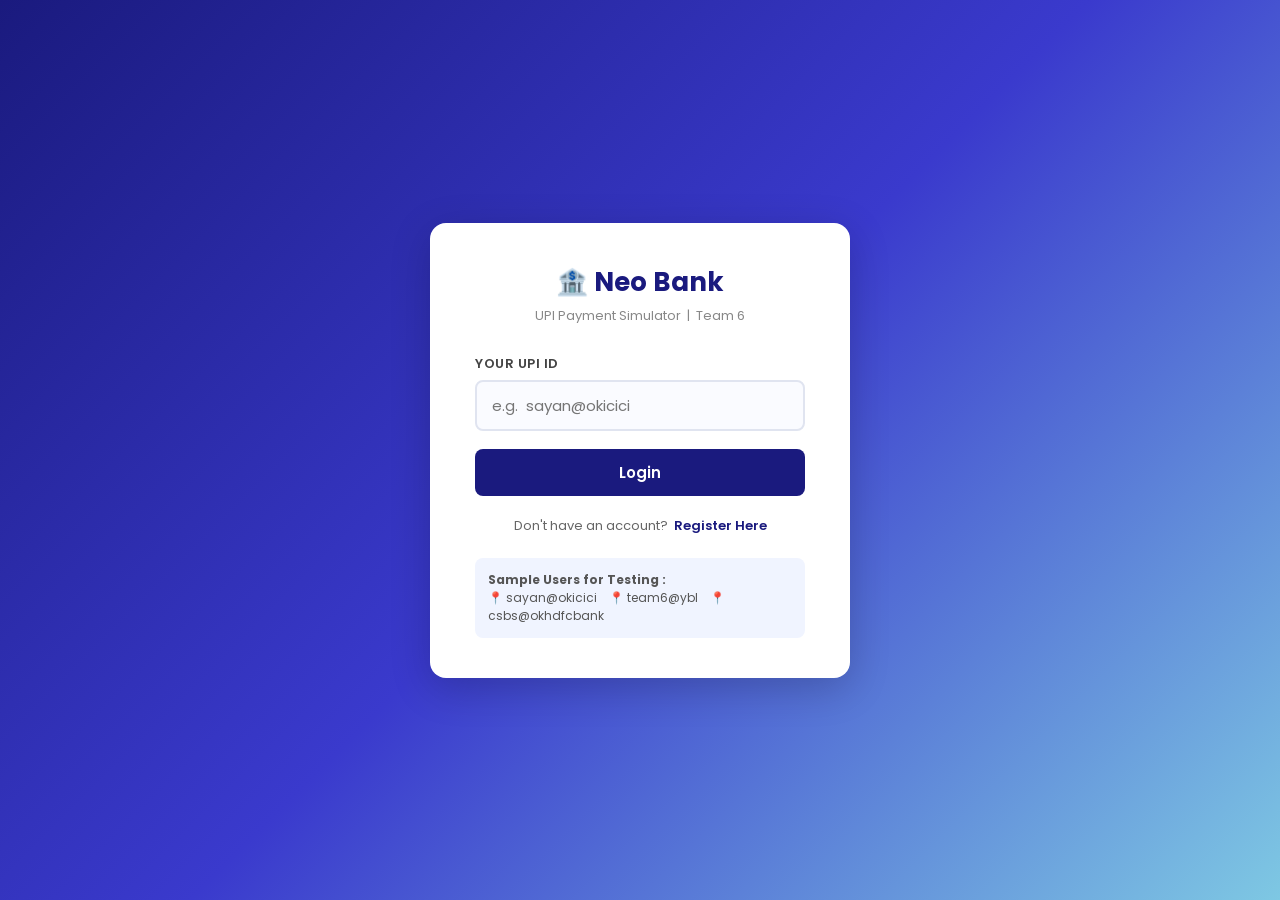
<file: frontend/index.html>
<!DOCTYPE html>
<html lang="en">
<head>
    <meta charset="UTF-8">
    <meta name="viewport" content="width=device-width, initial-scale=1.0">
    <title>Neo Bank - Login</title>
    <link rel="stylesheet" href="style.css">
</head>
<body>

<div class="auth-wrapper">
    <div class="auth-card">

        <!-- Logo / Title -->
        <div class="auth-logo">
            <h1>🏦 Neo Bank</h1>
            <p>UPI Payment Simulator &nbsp;|&nbsp; Team 6</p>
        </div>

        <!-- Alert Box -->
        <div class="alert alert-error" id="loginAlert"></div>

        <!-- Login Form -->
        <div class="form-group">
            <label>Your UPI ID</label>
            <input type="text" id="loginUpi" placeholder="e.g.  sayan@okicici" />
        </div>

        <button class="btn btn-primary" onclick="doLogin()" id="loginBtn">
            Login
        </button>

        <div class="switch-link">
            Don't have an account? &nbsp;<a href="register.html">Register Here</a>
        </div>

        <!-- Sample Users hint -->
        <div style="margin-top:22px; background:#f0f4ff; border-radius:8px; padding:13px; font-size:12px; color:#555;">
            <strong>Sample Users for Testing :</strong><br>
            📍 sayan@okicici &nbsp;&nbsp; 📍 team6@ybl &nbsp;&nbsp; 📍 csbs@okhdfcbank
        </div>

    </div>
</div>

<script>
    // Base URL of our Flask backend
    const BASE_URL = "http://127.0.0.1:5000";

    // show alert message
    function showAlert(id, message, type) {
        const el = document.getElementById(id);
        el.className = "alert alert-" + type;
        el.textContent = message;
        el.style.display = "block";
    }

    // Login function
    async function doLogin() {
        const upi_id = document.getElementById("loginUpi").value.trim();
        const btn    = document.getElementById("loginBtn");

        if (!upi_id) {
            showAlert("loginAlert", "Please enter your UPI ID", "error");
            return;
        }

        // show loading
        btn.innerHTML = '<span class="loader"></span> Logging in...';
        btn.disabled  = true;

        try {
            // send POST request to backend
            const response = await fetch(BASE_URL + "/login", {
                method  : "POST",
                headers : { "Content-Type": "application/json" },
                body    : JSON.stringify({ upi_id: upi_id })
            });

            const data = await response.json();

            if (data.success) {
                // save user info in localStorage so other pages can use it
                localStorage.setItem("user", JSON.stringify(data.user));
                // go to dashboard
                window.location.href = "dashboard.html";
            } else {
                showAlert("loginAlert", data.message, "error");
                btn.innerHTML = "Login";
                btn.disabled  = false;
            }

        } catch (err) {
            showAlert("loginAlert", "Cannot connect to server. Make sure backend is running.", "error");
            btn.innerHTML = "Login";
            btn.disabled  = false;
        }
    }

    // allow pressing Enter key to login
    document.addEventListener("keypress", function(e) {
        if (e.key === "Enter") doLogin();
    });
</script>

</body>
</html>
</file>
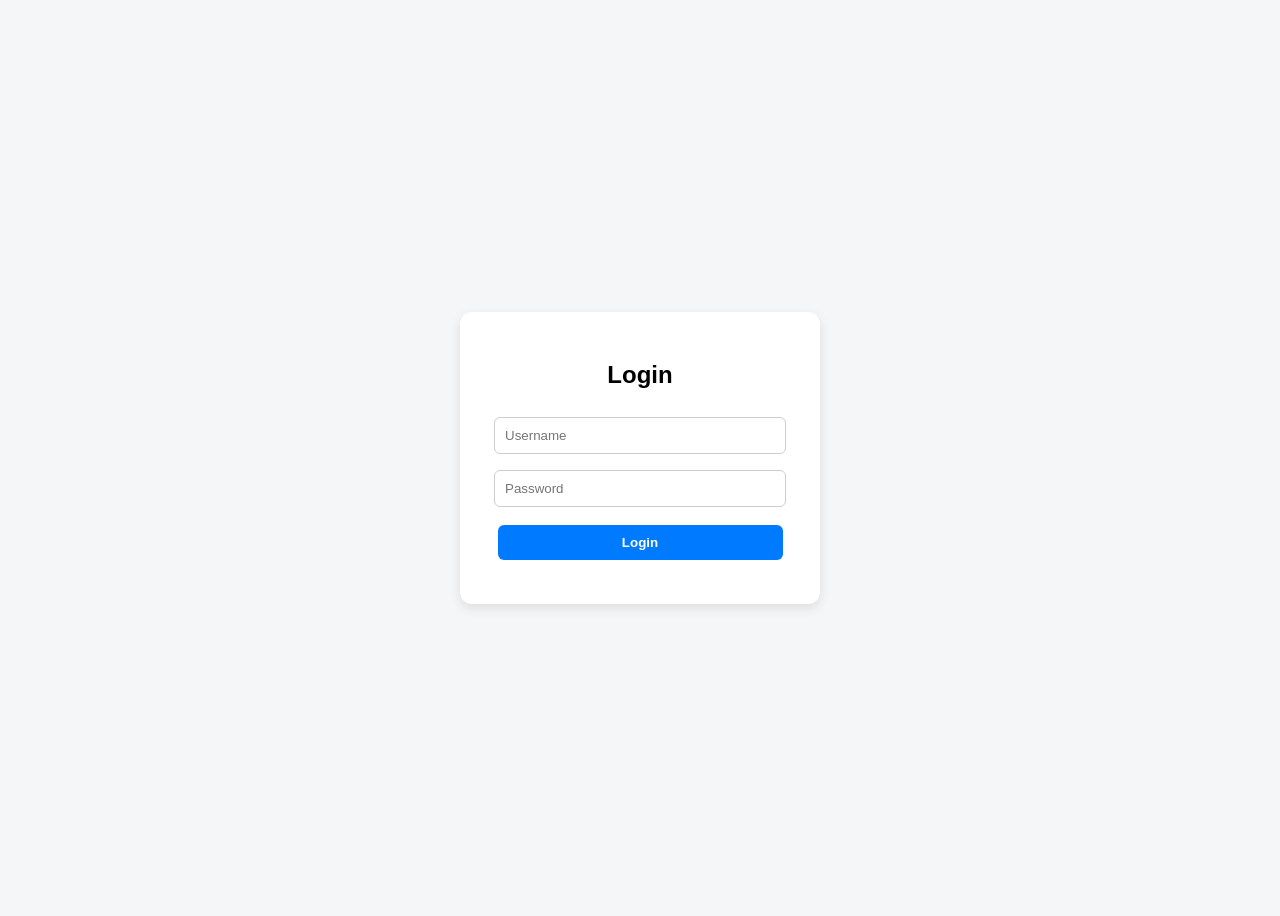
<file: Team 2/templates/index.html>
<!DOCTYPE html>
<html>
<head>
    <title>Neo Bank Auth</title>

    <style>
        body {
            font-family: Arial, sans-serif;
            background: #f4f6f8;
            display: flex;
            justify-content: center;
            align-items: center;
            height: 100vh;
        }

        .container {
            background: white;
            padding: 30px;
            border-radius: 12px;
            width: 300px;
            box-shadow: 0 4px 12px rgba(0,0,0,0.1);
            text-align: center;
        }

        h2 {
            margin-bottom: 20px;
        }

        input {
            width: 90%;
            padding: 10px;
            margin: 8px 0;
            border-radius: 6px;
            border: 1px solid #ccc;
        }

        button {
            width: 95%;
            padding: 10px;
            margin-top: 10px;
            border: none;
            border-radius: 6px;
            background: #007bff;
            color: white;
            font-weight: bold;
            cursor: pointer;
        }

        button:hover {
            background: #0056b3;
        }

        .secondary-btn {
            background: #6c757d;
        }

        .secondary-btn:hover {
            background: #495057;
        }

        p {
            margin-top: 10px;
            font-size: 14px;
            color: #333;
        }
    </style>
</head>

<body>

<div class="container">

<!-- ================= LOGIN PAGE ================= -->
<div id="loginPage">
    <h2>Login</h2>

    <input type="text" id="username" placeholder="Username"><br>
    <input type="password" id="password" placeholder="Password"><br>

    <button onclick="login()">Login</button>

    <p id="loginMsg"></p>
</div>


<!-- ================= OTP PAGE ================= -->
<div id="otpPage" style="display:none;">
    <h2>Enter OTP</h2>

    <input type="text" id="otp" placeholder="Enter OTP"><br>

    <button onclick="verifyOtp()">Verify OTP</button>
    <button onclick="resendOtp()">Resend OTP</button>
    <button class="secondary-btn" onclick="goBack()">Go Back</button>

    <p id="otpMsg"></p>
</div>

</div>


<script>
let currentUser = "";

// ================= LOGIN =================
function login() {
    const username = document.getElementById("username").value;
    const password = document.getElementById("password").value;

    fetch("http://127.0.0.1:5000/login", {
        method: "POST",
        headers: {"Content-Type": "application/json"},
        body: JSON.stringify({username, password})
    })
    .then(res => res.json())
    .then(data => {
        document.getElementById("loginMsg").innerText = data.message;

        if (data.status === "success") {
            currentUser = username;

            document.getElementById("loginPage").style.display = "none";
            document.getElementById("otpPage").style.display = "block";
        }
    });
}


// ================= GO BACK =================
function goBack() {
    document.getElementById("otp").value = "";
    document.getElementById("otpMsg").innerText = "";
    document.getElementById("loginMsg").innerText = "";

    document.getElementById("otpPage").style.display = "none";
    document.getElementById("loginPage").style.display = "block";

    currentUser = "";
}


// ================= VERIFY OTP =================
function verifyOtp() {
    const otp = document.getElementById("otp").value;

    fetch("http://127.0.0.1:5000/verify-otp", {
        method: "POST",
        headers: {"Content-Type": "application/json"},
        body: JSON.stringify({
            username: currentUser,
            otp: otp
        })
    })
    .then(res => res.json())
    .then(data => {
        document.getElementById("otpMsg").innerText = data.message;
    });
}


// ================= RESEND OTP =================
function resendOtp() {
    fetch("http://127.0.0.1:5000/resend-otp", {
        method: "POST",
        headers: {"Content-Type": "application/json"},
        body: JSON.stringify({
            username: currentUser
        })
    })
    .then(res => res.json())
    .then(data => {
        document.getElementById("otpMsg").innerText = data.message;
    });
}
</script>

</body>
</html>
</file>
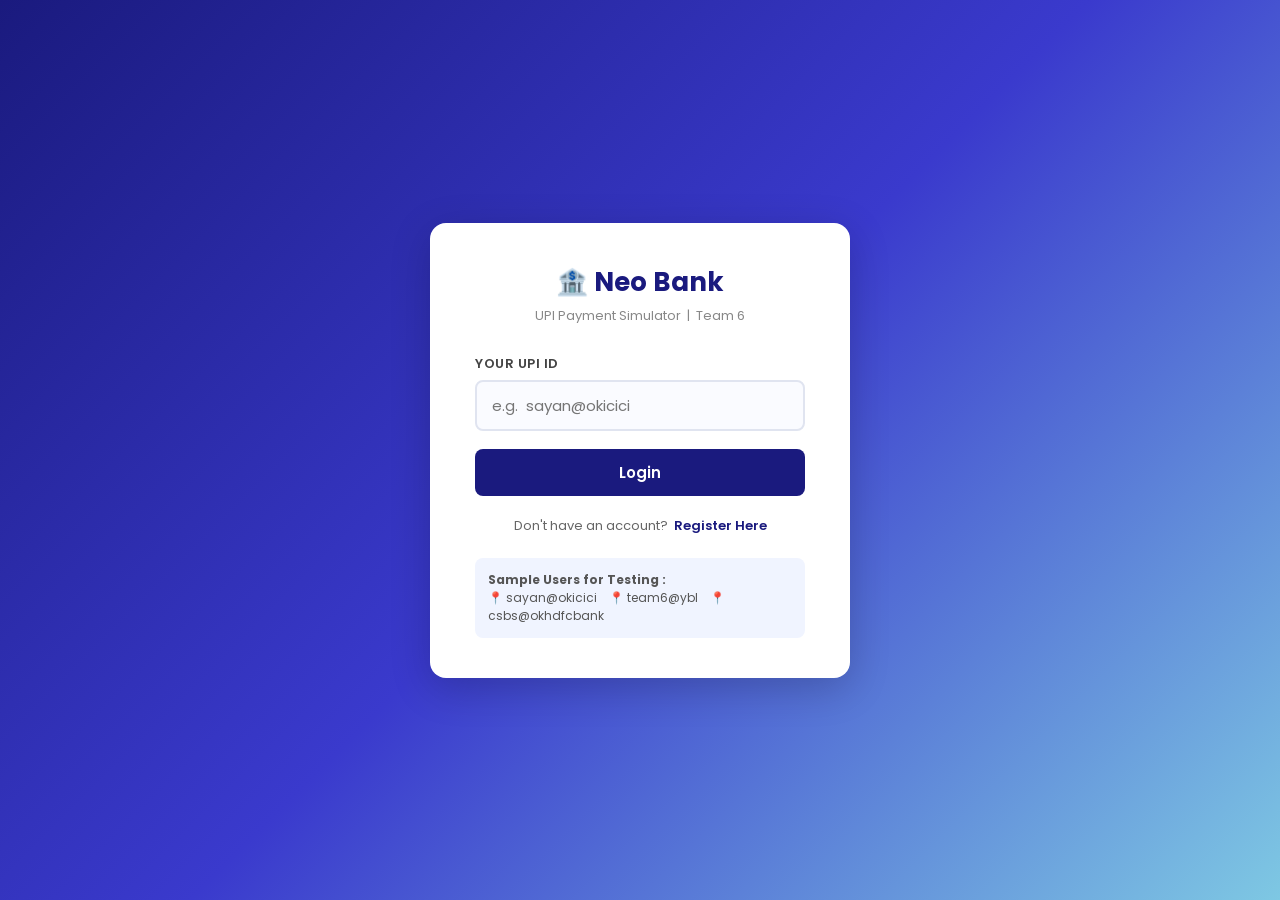
<file: frontend/dashboard.html>
<!DOCTYPE html>
<html lang="en">
<head>
    <meta charset="UTF-8">
    <meta name="viewport" content="width=device-width, initial-scale=1.0">
    <title>Neo Bank - Dashboard</title>
    <link rel="stylesheet" href="style.css">
</head>
<body>

<!-- Navbar -->
<div class="navbar">
    <div class="logo">🏦 Neo<span>Bank</span></div>
    <div class="nav-links">
        <a href="dashboard.html">Dashboard</a>
        <a href="send_money.html">Send Money</a>
        <a href="transactions.html">Transactions</a>
        <a href="#" onclick="logout()">Logout</a>
    </div>
</div>

<div class="container">

    <!-- Balance Card -->
    <div class="balance-card">
        <div class="welcome">Welcome back,</div>
        <div class="user-name" id="userName">Loading...</div>
        <div class="balance-label">Available Balance</div>
        <div class="balance-amount" id="userBalance">Rs. ---</div>
        <div class="upi-id-text" id="userUpiId">UPI ID : ---</div>
    </div>

    <!-- Quick Actions -->
    <div class="quick-actions">
        <a class="action-btn" href="send_money.html">
            <div class="icon">💸</div>
            <div class="label">Send Money</div>
        </a>
        <a class="action-btn" href="transactions.html">
            <div class="icon">📋</div>
            <div class="label">Transactions</div>
        </a>
        <a class="action-btn" href="register.html">
            <div class="icon">➕</div>
            <div class="label">Add User</div>
        </a>
    </div>

    <!-- Recent Transactions Section -->
    <div class="card">
        <h2>Recent Transactions</h2>
        <div id="recentTxns">
            <p style="color:#aaa; font-size:14px;">Loading...</p>
        </div>
    </div>

    <div class="footer">Neo Bank UPI Simulator &nbsp;|&nbsp; Team 6 &nbsp;|&nbsp; Project 6</div>
</div>

<script>
    const BASE_URL = "http://127.0.0.1:5000";

    // get user from localStorage (saved during login)
    const user = JSON.parse(localStorage.getItem("user"));

    // if not logged in, go to login page
    if (!user) {
        window.location.href = "index.html";
    }

    // show user info on page
    document.getElementById("userName").textContent    = user.name;
    document.getElementById("userBalance").textContent = "Rs. " + user.balance.toFixed(2);
    document.getElementById("userUpiId").textContent   = "UPI ID : " + user.upi_id;

    // logout function
    function logout() {
        localStorage.removeItem("user");
        window.location.href = "index.html";
    }

    // load fresh balance from backend
    async function loadBalance() {
        try {
            const response = await fetch(BASE_URL + "/balance/" + user.upi_id);
            const data     = await response.json();
            if (data.success) {
                document.getElementById("userBalance").textContent = "Rs. " + data.balance.toFixed(2);
                // update localStorage too
                user.balance = data.balance;
                localStorage.setItem("user", JSON.stringify(user));
            }
        } catch (err) {
            console.log("Could not load balance:", err);
        }
    }

    // load recent 5 transactions
    async function loadRecentTxns() {
        try {
            const response = await fetch(BASE_URL + "/transactions/" + user.upi_id + "?n=5");
            const data     = await response.json();

            const container = document.getElementById("recentTxns");

            if (!data.success || data.transactions.length === 0) {
                container.innerHTML = '<p style="color:#aaa; font-size:14px;">No transactions yet. Send some money!</p>';
                return;
            }

            // build table HTML
            let html = '<table class="txn-table"><thead><tr>';
            html += '<th>Txn ID</th><th>From / To</th><th>Amount</th><th>Date & Time</th><th>Status</th>';
            html += '</tr></thead><tbody>';

            for (let txn of data.transactions) {
                // check if this user is sender or receiver
                let isDebit  = txn.sender_upi === user.upi_id;
                let arrow    = isDebit ? "→ " + txn.receiver_upi : "← " + txn.sender_upi;
                let amtClass = isDebit ? "debit" : "credit";
                let amtSign  = isDebit ? "- Rs. " : "+ Rs. ";

                html += '<tr>';
                html += '<td>' + txn.txn_id + '</td>';
                html += '<td>' + arrow + '</td>';
                html += '<td class="' + amtClass + '">' + amtSign + txn.amount.toFixed(2) + '</td>';
                html += '<td>' + txn.timestamp + '</td>';
                html += '<td><span class="badge-success">' + txn.status + '</span></td>';
                html += '</tr>';
            }

            html += '</tbody></table>';
            container.innerHTML = html;

        } catch (err) {
            document.getElementById("recentTxns").innerHTML =
                '<p style="color:#e74c3c; font-size:14px;">Could not load transactions. Check if backend is running.</p>';
        }
    }

    // run when page loads
    loadBalance();
    loadRecentTxns();
</script>

</body>
</html>
</file>
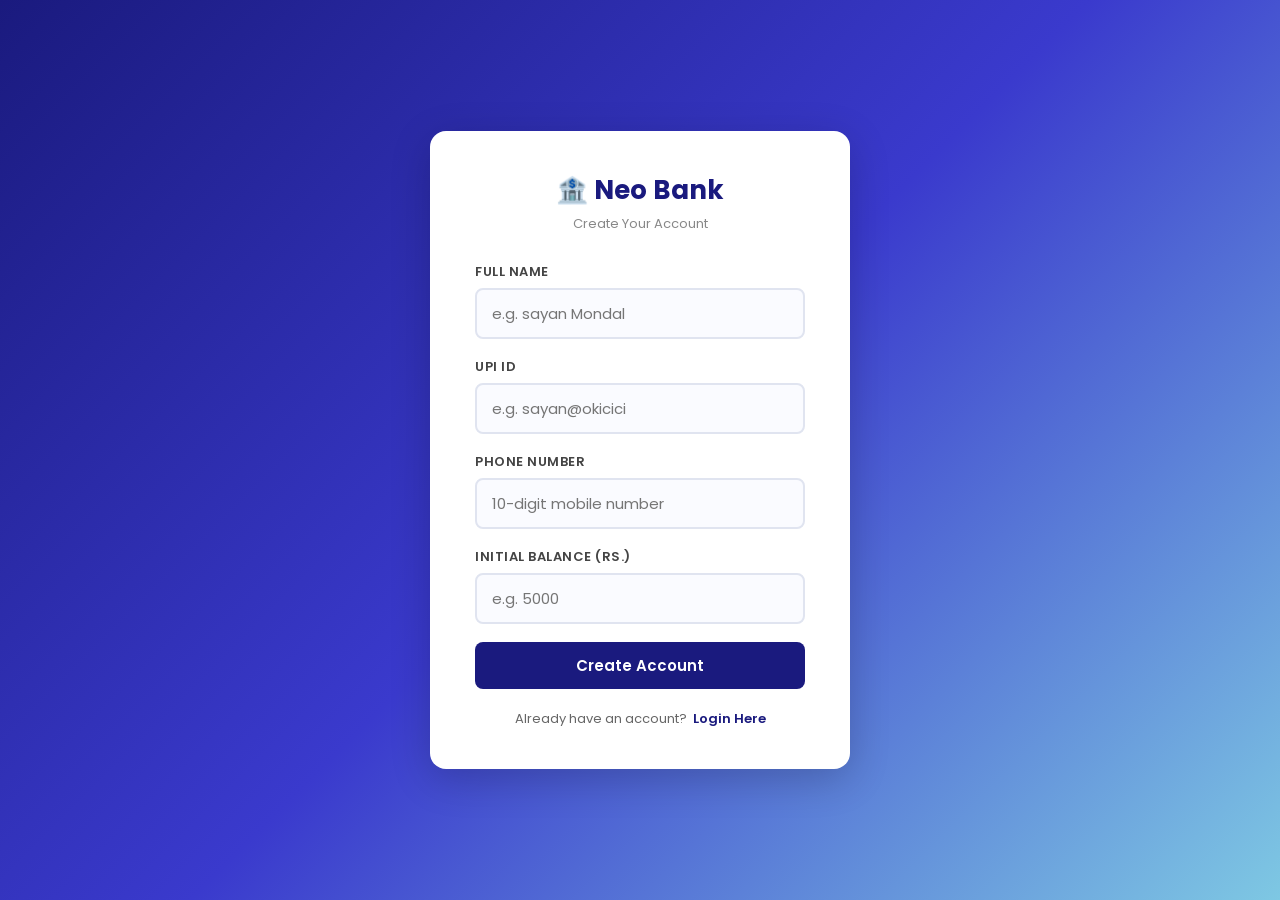
<file: frontend/register.html>
<!DOCTYPE html>
<html lang="en">
<head>
    <meta charset="UTF-8">
    <meta name="viewport" content="width=device-width, initial-scale=1.0">
    <title>Neo Bank - Register</title>
    <link rel="stylesheet" href="style.css">
</head>
<body>

<div class="auth-wrapper">
    <div class="auth-card">

        <div class="auth-logo">
            <h1>🏦 Neo Bank</h1>
            <p>Create Your Account</p>
        </div>

        <!-- Alert -->
        <div class="alert alert-error"   id="errorAlert"></div>
        <div class="alert alert-success" id="successAlert"></div>

        <!-- Register Form -->
        <div class="form-group">
            <label>Full Name</label>
            <input type="text" id="regName" placeholder="e.g. sayan Mondal" />
        </div>

        <div class="form-group">
            <label>UPI ID</label>
            <input type="text" id="regUpi" placeholder="e.g. sayan@okicici" />
        </div>

        <div class="form-group">
            <label>Phone Number</label>
            <input type="text" id="regPhone" placeholder="10-digit mobile number" maxlength="10" />
        </div>

        <div class="form-group">
            <label>Initial Balance (Rs.)</label>
            <input type="number" id="regBalance" placeholder="e.g. 5000" min="0" />
        </div>

        <button class="btn btn-primary" onclick="doRegister()" id="regBtn">
            Create Account
        </button>

        <div class="switch-link">
            Already have an account? &nbsp;<a href="index.html">Login Here</a>
        </div>

    </div>
</div>

<script>
    const BASE_URL = "http://127.0.0.1:5000";

    function showAlert(id, message, type) {
        // hide all alerts first
        document.getElementById("errorAlert").style.display   = "none";
        document.getElementById("successAlert").style.display = "none";

        const el      = document.getElementById(id);
        el.className  = "alert alert-" + type;
        el.textContent = message;
        el.style.display = "block";
    }

    async function doRegister() {
        const name    = document.getElementById("regName").value.trim();
        const upi_id  = document.getElementById("regUpi").value.trim();
        const phone   = document.getElementById("regPhone").value.trim();
        const balance = document.getElementById("regBalance").value;
        const btn     = document.getElementById("regBtn");

        // basic check - all fields required
        if (!name || !upi_id || !phone || !balance) {
            showAlert("errorAlert", "Please fill in all fields", "error");
            return;
        }

        // show loading
        btn.innerHTML = '<span class="loader"></span> Creating account...';
        btn.disabled  = true;

        try {
            const response = await fetch(BASE_URL + "/register", {
                method  : "POST",
                headers : { "Content-Type": "application/json" },
                body    : JSON.stringify({
                    name    : name,
                    upi_id  : upi_id,
                    phone   : phone,
                    balance : parseFloat(balance)
                })
            });

            const data = await response.json();

            if (data.success) {
                showAlert("successAlert", "Account created! Redirecting to login...", "success");
                // wait 2 seconds then go to login
                setTimeout(() => {
                    window.location.href = "index.html";
                }, 2000);
            } else {
                showAlert("errorAlert", data.message, "error");
                btn.innerHTML = "Create Account";
                btn.disabled  = false;
            }

        } catch (err) {
            showAlert("errorAlert", "Cannot connect to server. Make sure backend is running.", "error");
            btn.innerHTML = "Create Account";
            btn.disabled  = false;
        }
    }
</script>

</body>
</html>
</file>
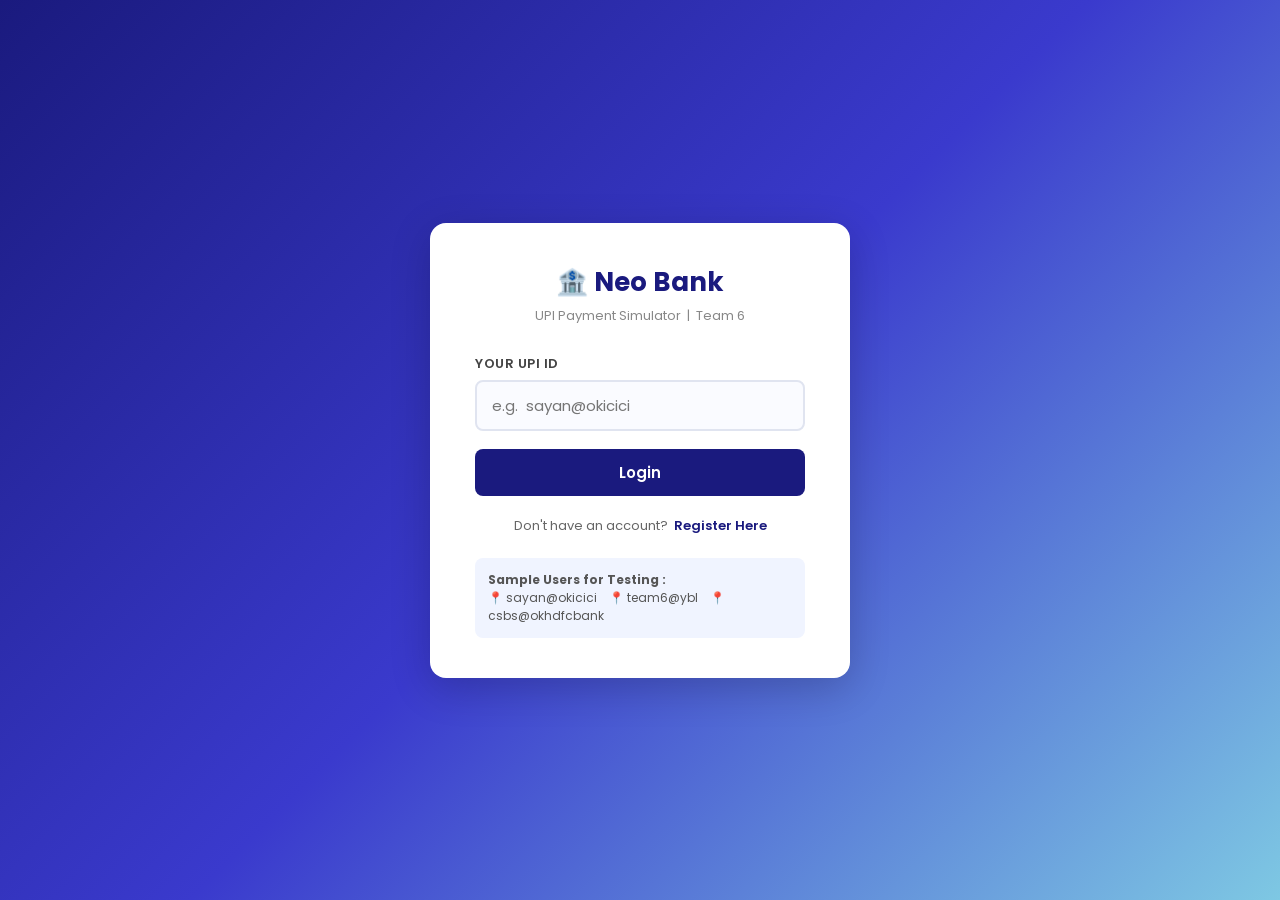
<file: frontend/send_money.html>
<!DOCTYPE html>
<html lang="en">
<head>
    <meta charset="UTF-8">
    <meta name="viewport" content="width=device-width, initial-scale=1.0">
    <title>Neo Bank - Send Money</title>
    <link rel="stylesheet" href="style.css">
</head>
<body>

<!-- Navbar -->
<div class="navbar">
    <div class="logo">🏦 Neo<span>Bank</span></div>
    <div class="nav-links">
        <a href="dashboard.html">Dashboard</a>
        <a href="send_money.html">Send Money</a>
        <a href="transactions.html">Transactions</a>
        <a href="#" onclick="logout()">Logout</a>
    </div>
</div>

<div class="container">

    <div class="page-title">💸 Send Money</div>
    <div class="page-subtitle">Transfer money instantly using UPI ID</div>

    <div class="card">

        <!-- Alert -->
        <div class="alert" id="sendAlert"></div>

        <!-- Sender Info -->
        <div style="background:#f0f4ff; border-radius:8px; padding:14px 16px; margin-bottom:22px;">
            <span style="font-size:13px; color:#666;">Sending from : </span>
            <strong id="senderInfo" style="color:#1a1a7e; font-size:14px;"></strong>
            <span style="font-size:13px; color:#666; float:right;">Balance : </span>
            <strong id="senderBal" style="color:#1a1a7e; font-size:14px; float:right; margin-right:5px;"></strong>
        </div>

        <div class="form-group">
            <label>Receiver UPI ID</label>
            <input type="text" id="receiverUpi" placeholder="e.g.  team6@ybl" />
        </div>

        <div class="form-group">
            <label>Amount (Rs.)</label>
            <input type="number" id="amount" placeholder="Enter amount" min="1" />
        </div>

        <button class="btn btn-primary" onclick="sendMoney()" id="sendBtn">
            Send Money
        </button>

    </div>

    <!-- Receipt Box (shown after success) -->
    <div class="receipt-box" id="receiptBox">
        <div class="receipt-title">✅ Transaction Successful !</div>
        <div class="receipt-row">
            <span class="r-label">Transaction ID</span>
            <span class="r-value" id="rcptTxnId">--</span>
        </div>
        <div class="receipt-row">
            <span class="r-label">Sent To</span>
            <span class="r-value" id="rcptReceiver">--</span>
        </div>
        <div class="receipt-row">
            <span class="r-label">Amount</span>
            <span class="r-value" id="rcptAmount">--</span>
        </div>
        <div class="receipt-row">
            <span class="r-label">Remaining Balance</span>
            <span class="r-value" id="rcptBalance">--</span>
        </div>
        <div class="receipt-row">
            <span class="r-label">Date & Time</span>
            <span class="r-value" id="rcptTime">--</span>
        </div>
        <div style="margin-top:15px; text-align:center;">
            <a href="dashboard.html" class="btn btn-secondary" style="width:auto; padding:10px 25px;">
                Go to Dashboard
            </a>
        </div>
    </div>

    <div class="footer">Neo Bank UPI Simulator &nbsp;|&nbsp; Team 6 &nbsp;|&nbsp; Project 6</div>
</div>

<script>
    const BASE_URL = "http://127.0.0.1:5000";
    const user     = JSON.parse(localStorage.getItem("user"));

    if (!user) {
        window.location.href = "index.html";
    }

    // show sender info
    document.getElementById("senderInfo").textContent = user.upi_id;
    document.getElementById("senderBal").textContent  = "Rs. " + user.balance.toFixed(2);

    function logout() {
        localStorage.removeItem("user");
        window.location.href = "index.html";
    }

    function showAlert(message, type) {
        const el     = document.getElementById("sendAlert");
        el.className = "alert alert-" + type;
        el.textContent = message;
        el.style.display = "block";
    }

    async function sendMoney() {
        const receiver_upi = document.getElementById("receiverUpi").value.trim();
        const amount       = document.getElementById("amount").value;
        const btn          = document.getElementById("sendBtn");

        if (!receiver_upi || !amount) {
            showAlert("Please fill in all fields", "error");
            return;
        }

        // loading state
        btn.innerHTML = '<span class="loader"></span> Processing...';
        btn.disabled  = true;
        document.getElementById("receiptBox").style.display = "none";

        try {
            const response = await fetch(BASE_URL + "/send", {
                method  : "POST",
                headers : { "Content-Type": "application/json" },
                body    : JSON.stringify({
                    sender_upi   : user.upi_id,
                    receiver_upi : receiver_upi,
                    amount       : parseFloat(amount)
                })
            });

            const data = await response.json();

            if (data.success) {
                // update balance in localStorage
                user.balance = data.new_balance;
                localStorage.setItem("user", JSON.stringify(user));

                // update sender balance display
                document.getElementById("senderBal").textContent = "Rs. " + data.new_balance.toFixed(2);

                // fill receipt
                document.getElementById("rcptTxnId").textContent    = data.txn_id;
                document.getElementById("rcptReceiver").textContent  = data.receiver;
                document.getElementById("rcptAmount").textContent    = "Rs. " + data.amount.toFixed(2);
                document.getElementById("rcptBalance").textContent   = "Rs. " + data.new_balance.toFixed(2);
                document.getElementById("rcptTime").textContent      = data.timestamp;

                // show receipt
                document.getElementById("receiptBox").style.display = "block";
                document.getElementById("sendAlert").style.display  = "none";

                // clear form
                document.getElementById("receiverUpi").value = "";
                document.getElementById("amount").value      = "";

            } else {
                showAlert(data.message, "error");
            }

        } catch (err) {
            showAlert("Cannot connect to server. Make sure backend is running.", "error");
        }

        btn.innerHTML = "Send Money";
        btn.disabled  = false;
    }
</script>

</body>
</html>
</file>
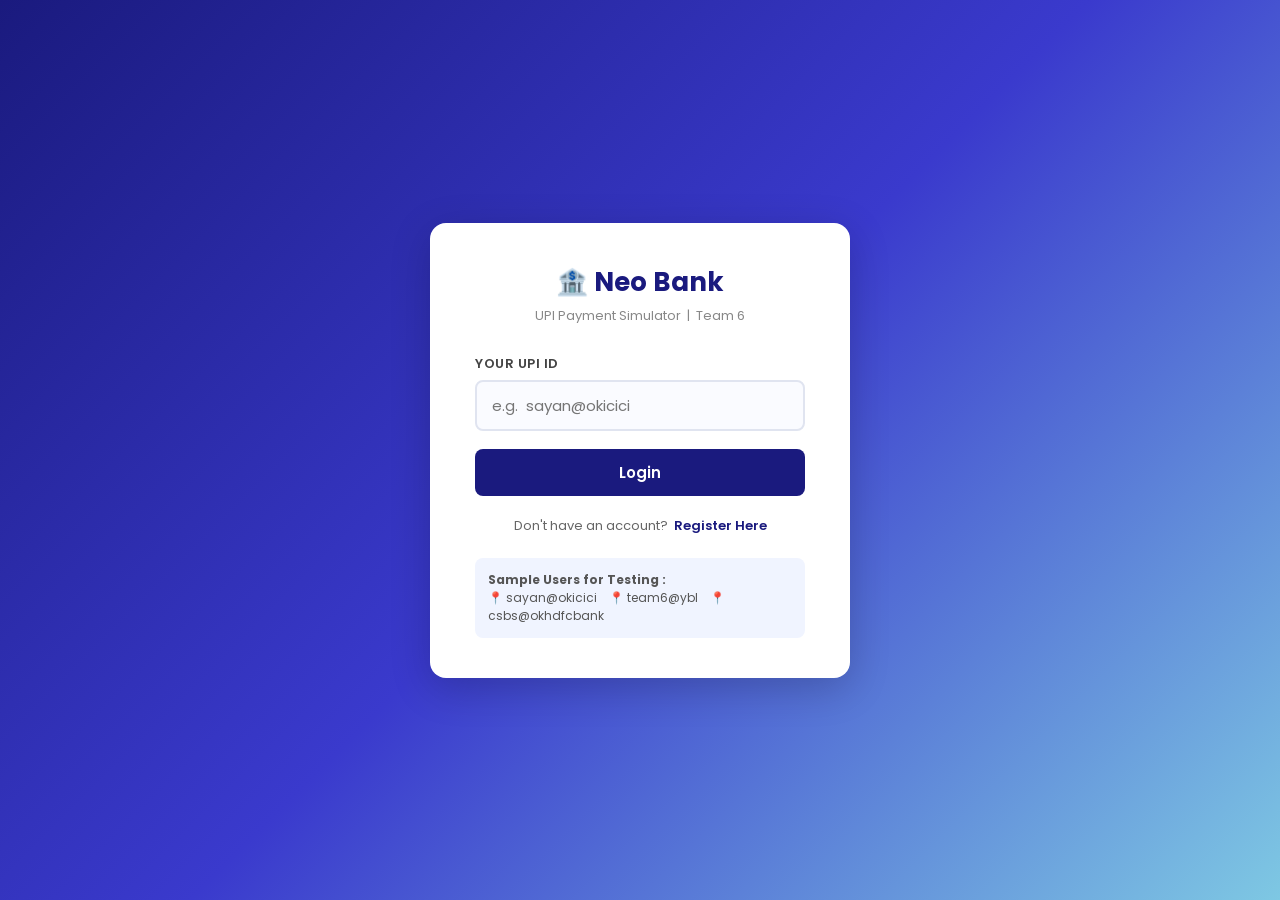
<file: frontend/transactions.html>
<!DOCTYPE html>
<html lang="en">
<head>
    <meta charset="UTF-8">
    <meta name="viewport" content="width=device-width, initial-scale=1.0">
    <title>Neo Bank - Transactions</title>
    <link rel="stylesheet" href="style.css">
</head>
<body>

<!-- Navbar -->
<div class="navbar">
    <div class="logo">🏦 Neo<span>Bank</span></div>
    <div class="nav-links">
        <a href="dashboard.html">Dashboard</a>
        <a href="send_money.html">Send Money</a>
        <a href="transactions.html">Transactions</a>
        <a href="#" onclick="logout()">Logout</a>
    </div>
</div>

<div class="container">

    <div class="page-title">📋 Transaction History</div>
    <div class="page-subtitle">View your recent UPI transactions</div>

    <!-- Filter Controls -->
    <div class="card" style="padding:22px 30px;">
        <div style="display:flex; gap:15px; align-items:flex-end; flex-wrap:wrap;">
            <div class="form-group" style="margin-bottom:0; flex:1; min-width:180px;">
                <label>UPI ID</label>
                <input type="text" id="searchUpi" placeholder="Enter UPI ID to search" />
            </div>
            <div class="form-group" style="margin-bottom:0; width:120px;">
                <label>Last N</label>
                <input type="number" id="nCount" value="10" min="1" max="50" />
            </div>
            <button class="btn btn-primary" onclick="loadTransactions()" style="width:auto; padding:12px 24px;">
                Search
            </button>
        </div>
    </div>

    <!-- Transactions Table -->
    <div class="card">
        <h2>Transactions <span id="txnCount" style="font-size:14px; color:#888; font-weight:400;"></span></h2>
        <div id="txnContainer">
            <p style="color:#aaa; font-size:14px;">Click Search to load transactions.</p>
        </div>
    </div>

    <div class="footer">Neo Bank UPI Simulator &nbsp;|&nbsp; Team 6 &nbsp;|&nbsp; Project 6</div>
</div>

<script>
    const BASE_URL = "http://127.0.0.1:5000";
    const user     = JSON.parse(localStorage.getItem("user"));

    if (!user) {
        window.location.href = "index.html";
    }

    // fill in current user's UPI ID by default
    document.getElementById("searchUpi").value = user.upi_id;

    function logout() {
        localStorage.removeItem("user");
        window.location.href = "index.html";
    }

    // load transactions from backend
    async function loadTransactions() {
        const upi_id = document.getElementById("searchUpi").value.trim();
        const n      = document.getElementById("nCount").value || 10;

        if (!upi_id) {
            document.getElementById("txnContainer").innerHTML =
                '<p style="color:#e74c3c; font-size:14px;">Please enter a UPI ID</p>';
            return;
        }

        document.getElementById("txnContainer").innerHTML =
            '<p style="color:#aaa; font-size:14px;">Loading...</p>';

        try {
            const response = await fetch(BASE_URL + "/transactions/" + upi_id + "?n=" + n);
            const data     = await response.json();

            if (!data.success) {
                document.getElementById("txnContainer").innerHTML =
                    '<p style="color:#e74c3c; font-size:14px;">' + data.message + '</p>';
                return;
            }

            const txns = data.transactions;
            document.getElementById("txnCount").textContent =
                "(" + txns.length + " records)";

            if (txns.length === 0) {
                document.getElementById("txnContainer").innerHTML =
                    '<p style="color:#aaa; font-size:14px;">No transactions found for this UPI ID.</p>';
                return;
            }

            // build table
            let html = '<div style="overflow-x:auto;">';
            html += '<table class="txn-table"><thead><tr>';
            html += '<th>#</th><th>Txn ID</th><th>Sender</th><th>Receiver</th><th>Amount</th><th>Date & Time</th><th>Status</th>';
            html += '</tr></thead><tbody>';

            txns.forEach((txn, index) => {
                let isDebit  = txn.sender_upi === upi_id;
                let amtClass = isDebit ? "debit" : "credit";
                let amtSign  = isDebit ? "- Rs. " : "+ Rs. ";

                html += '<tr>';
                html += '<td style="color:#aaa;">' + (index + 1) + '</td>';
                html += '<td><strong>' + txn.txn_id + '</strong></td>';
                html += '<td>' + txn.sender_upi + '</td>';
                html += '<td>' + txn.receiver_upi + '</td>';
                html += '<td class="' + amtClass + '">' + amtSign + parseFloat(txn.amount).toFixed(2) + '</td>';
                html += '<td>' + txn.timestamp + '</td>';
                html += '<td><span class="badge-success">' + txn.status + '</span></td>';
                html += '</tr>';
            });

            html += '</tbody></table></div>';
            document.getElementById("txnContainer").innerHTML = html;

        } catch (err) {
            document.getElementById("txnContainer").innerHTML =
                '<p style="color:#e74c3c; font-size:14px;">Cannot connect to server. Make sure backend is running.</p>';
        }
    }

    // load current user's transactions on page load
    loadTransactions();
</script>

</body>
</html>
</file>
<file: frontend/style.css>
/* ============================================================
   style.css - Neo Bank UPI Simulator
   Team Number : 6
   ============================================================ */

/* Google Font */
@import url('https://fonts.googleapis.com/css2?family=Poppins:wght@300;400;500;600;700&display=swap');

/* Reset and base */
* {
    margin: 0;
    padding: 0;
    box-sizing: border-box;
}

body {
    font-family: 'Poppins', sans-serif;
    background-color: #f0f4ff;
    color: #1a1a2e;
    min-height: 100vh;
}

/* ---- Top Navigation Bar ---- */
.navbar {
    background-color: #1a1a7e;
    color: white;
    padding: 14px 30px;
    display: flex;
    justify-content: space-between;
    align-items: center;
    box-shadow: 0 2px 8px rgba(0,0,0,0.2);
}

.navbar .logo {
    font-size: 20px;
    font-weight: 700;
    letter-spacing: 1px;
}

.navbar .logo span {
    color: #7ec8e3;
}

.navbar .nav-links a {
    color: white;
    text-decoration: none;
    margin-left: 20px;
    font-size: 14px;
    font-weight: 500;
    opacity: 0.85;
    transition: opacity 0.2s;
}

.navbar .nav-links a:hover {
    opacity: 1;
    text-decoration: underline;
}

/* ---- Page Container ---- */
.container {
    max-width: 900px;
    margin: 40px auto;
    padding: 0 20px;
}

/* ---- Card ---- */
.card {
    background: white;
    border-radius: 14px;
    padding: 35px 40px;
    box-shadow: 0 4px 20px rgba(0,0,0,0.08);
    margin-bottom: 25px;
}

.card h2 {
    font-size: 22px;
    font-weight: 600;
    color: #1a1a7e;
    margin-bottom: 22px;
    padding-bottom: 12px;
    border-bottom: 2px solid #e8ecff;
}

/* ---- Balance Card (special) ---- */
.balance-card {
    background: linear-gradient(135deg, #1a1a7e, #3a3acd);
    color: white;
    border-radius: 14px;
    padding: 30px 35px;
    margin-bottom: 25px;
    box-shadow: 0 6px 20px rgba(26,26,126,0.35);
}

.balance-card .welcome {
    font-size: 15px;
    opacity: 0.85;
    margin-bottom: 5px;
}

.balance-card .user-name {
    font-size: 24px;
    font-weight: 700;
    margin-bottom: 20px;
}

.balance-card .balance-label {
    font-size: 13px;
    opacity: 0.75;
    text-transform: uppercase;
    letter-spacing: 1px;
}

.balance-card .balance-amount {
    font-size: 38px;
    font-weight: 700;
    margin-top: 4px;
}

.balance-card .upi-id-text {
    font-size: 13px;
    opacity: 0.7;
    margin-top: 15px;
}

/* ---- Form Styles ---- */
.form-group {
    margin-bottom: 18px;
}

.form-group label {
    display: block;
    font-size: 13px;
    font-weight: 600;
    color: #444;
    margin-bottom: 6px;
    text-transform: uppercase;
    letter-spacing: 0.5px;
}

.form-group input {
    width: 100%;
    padding: 12px 15px;
    border: 2px solid #e0e4f0;
    border-radius: 8px;
    font-size: 15px;
    font-family: 'Poppins', sans-serif;
    outline: none;
    transition: border 0.2s;
    background: #fafbff;
}

.form-group input:focus {
    border-color: #1a1a7e;
    background: white;
}

/* ---- Buttons ---- */
.btn {
    display: inline-block;
    padding: 12px 28px;
    border: none;
    border-radius: 8px;
    font-size: 15px;
    font-weight: 600;
    font-family: 'Poppins', sans-serif;
    cursor: pointer;
    transition: all 0.2s;
    text-decoration: none;
    text-align: center;
}

.btn-primary {
    background-color: #1a1a7e;
    color: white;
    width: 100%;
}

.btn-primary:hover {
    background-color: #12127a;
    box-shadow: 0 4px 12px rgba(26,26,126,0.3);
    transform: translateY(-1px);
}

.btn-secondary {
    background-color: #f0f4ff;
    color: #1a1a7e;
    border: 2px solid #1a1a7e;
}

.btn-secondary:hover {
    background-color: #e0e8ff;
}

.btn-danger {
    background-color: #e74c3c;
    color: white;
}

/* ---- Quick Action Buttons (Dashboard) ---- */
.quick-actions {
    display: grid;
    grid-template-columns: repeat(3, 1fr);
    gap: 15px;
    margin-bottom: 25px;
}

.action-btn {
    background: white;
    border: 2px solid #e0e4f0;
    border-radius: 12px;
    padding: 22px 15px;
    text-align: center;
    cursor: pointer;
    text-decoration: none;
    transition: all 0.2s;
    display: block;
}

.action-btn:hover {
    border-color: #1a1a7e;
    box-shadow: 0 4px 15px rgba(26,26,126,0.15);
    transform: translateY(-2px);
}

.action-btn .icon {
    font-size: 30px;
    margin-bottom: 8px;
}

.action-btn .label {
    font-size: 13px;
    font-weight: 600;
    color: #1a1a7e;
}

/* ---- Alert Messages ---- */
.alert {
    padding: 13px 18px;
    border-radius: 8px;
    margin-bottom: 18px;
    font-size: 14px;
    font-weight: 500;
    display: none;
}

.alert-success {
    background-color: #d4edda;
    color: #155724;
    border-left: 4px solid #28a745;
}

.alert-error {
    background-color: #f8d7da;
    color: #721c24;
    border-left: 4px solid #dc3545;
}

.alert-info {
    background-color: #d1ecf1;
    color: #0c5460;
    border-left: 4px solid #17a2b8;
}

/* ---- Transaction Table ---- */
.txn-table {
    width: 100%;
    border-collapse: collapse;
    margin-top: 10px;
}

.txn-table th {
    background-color: #1a1a7e;
    color: white;
    padding: 12px 14px;
    font-size: 13px;
    text-align: left;
    font-weight: 500;
}

.txn-table td {
    padding: 11px 14px;
    font-size: 13px;
    border-bottom: 1px solid #eef0f8;
}

.txn-table tr:hover td {
    background-color: #f5f7ff;
}

.txn-table .credit {
    color: #27ae60;
    font-weight: 600;
}

.txn-table .debit {
    color: #e74c3c;
    font-weight: 600;
}

.badge-success {
    background: #d4edda;
    color: #155724;
    padding: 3px 10px;
    border-radius: 20px;
    font-size: 11px;
    font-weight: 600;
}

/* ---- Login / Register Page (centered) ---- */
.auth-wrapper {
    min-height: 100vh;
    display: flex;
    align-items: center;
    justify-content: center;
    background: linear-gradient(135deg, #1a1a7e 0%, #3a3acd 50%, #7ec8e3 100%);
    padding: 20px;
}

.auth-card {
    background: white;
    border-radius: 16px;
    padding: 40px 45px;
    width: 100%;
    max-width: 420px;
    box-shadow: 0 10px 40px rgba(0,0,0,0.2);
}

.auth-card .auth-logo {
    text-align: center;
    margin-bottom: 28px;
}

.auth-card .auth-logo h1 {
    font-size: 26px;
    font-weight: 700;
    color: #1a1a7e;
}

.auth-card .auth-logo p {
    font-size: 13px;
    color: #888;
    margin-top: 4px;
}

.auth-card .switch-link {
    text-align: center;
    margin-top: 20px;
    font-size: 13px;
    color: #666;
}

.auth-card .switch-link a {
    color: #1a1a7e;
    font-weight: 600;
    text-decoration: none;
}

.auth-card .switch-link a:hover {
    text-decoration: underline;
}

/* ---- Receipt Box ---- */
.receipt-box {
    background: #f5f7ff;
    border: 1px dashed #b0baff;
    border-radius: 10px;
    padding: 20px;
    margin-top: 20px;
    display: none;
}

.receipt-box .receipt-title {
    text-align: center;
    font-size: 16px;
    font-weight: 700;
    color: #27ae60;
    margin-bottom: 15px;
}

.receipt-row {
    display: flex;
    justify-content: space-between;
    font-size: 13px;
    padding: 6px 0;
    border-bottom: 1px solid #e0e4f0;
}

.receipt-row:last-child {
    border-bottom: none;
}

.receipt-row .r-label {
    color: #666;
}

.receipt-row .r-value {
    font-weight: 600;
    color: #1a1a7e;
}

/* ---- Page Title ---- */
.page-title {
    font-size: 20px;
    font-weight: 700;
    color: #1a1a7e;
    margin-bottom: 5px;
}

.page-subtitle {
    font-size: 13px;
    color: #888;
    margin-bottom: 25px;
}

/* ---- Footer ---- */
.footer {
    text-align: center;
    padding: 20px;
    font-size: 12px;
    color: #aaa;
    margin-top: 20px;
}

/* ---- Loader ---- */
.loader {
    display: inline-block;
    width: 16px;
    height: 16px;
    border: 2px solid rgba(255,255,255,0.5);
    border-top: 2px solid white;
    border-radius: 50%;
    animation: spin 0.7s linear infinite;
    vertical-align: middle;
    margin-right: 6px;
}

@keyframes spin {
    to { transform: rotate(360deg); }
}

/* ---- Responsive ---- */
@media (max-width: 600px) {
    .quick-actions {
        grid-template-columns: 1fr 1fr;
    }
    .card {
        padding: 25px 20px;
    }
    .auth-card {
        padding: 30px 25px;
    }
}
</file>
